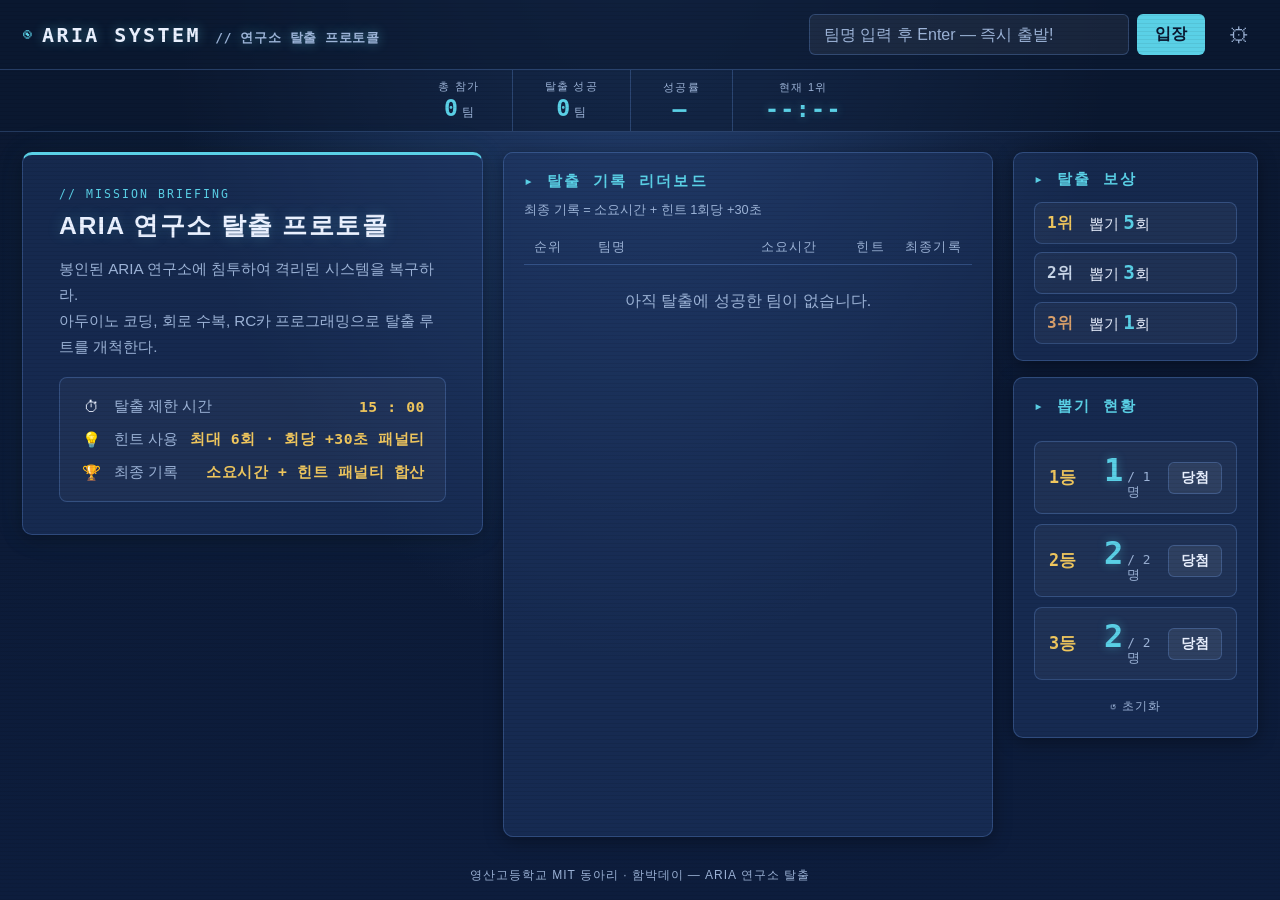
<file: index.html>
<!DOCTYPE html>
<html lang="ko">
<head>
  <meta charset="UTF-8">
  <meta name="viewport" content="width=device-width, initial-scale=1.0">
  <title>ARIA 연구소 탈출 — 리더보드</title>
  <link rel="stylesheet" href="css/style.css">
</head>
<body>
  <div class="scanlines" aria-hidden="true"></div>

  <header class="top-bar">
    <div class="brand">
      <span class="brand-mark">◉</span>
      <h1>ARIA SYSTEM <span class="brand-sub">// 연구소 탈출 프로토콜</span></h1>
    </div>
    <form id="entry-form" class="entry-form" autocomplete="off">
      <input type="text" id="entry-name" maxlength="20" placeholder="팀명 입력 후 Enter — 즉시 출발!" required>
      <button type="submit">입장</button>
    </form>
    <a class="admin-link" href="admin.html" title="기록 관리">⚙</a>
  </header>

  <div class="stats-bar">
    <div class="stat-chip">
      <span class="stat-label">총 참가</span>
      <div class="stat-row"><span class="stat-value" id="stat-total">0</span><span class="stat-unit">팀</span></div>
    </div>
    <div class="stat-chip">
      <span class="stat-label">탈출 성공</span>
      <div class="stat-row"><span class="stat-value" id="stat-success">0</span><span class="stat-unit">팀</span></div>
    </div>
    <div class="stat-chip">
      <span class="stat-label">성공률</span>
      <div class="stat-row"><span class="stat-value" id="stat-rate">—</span><span class="stat-unit" id="stat-rate-pct"></span></div>
    </div>
    <div class="stat-chip">
      <span class="stat-label">현재 1위</span>
      <div class="stat-row"><span class="stat-value stat-value-best" id="stat-best">--:--</span></div>
    </div>
  </div>

  <main class="layout" id="layout">
    <!-- Col 1: 진행 중인 팀 (팀 있을 때만) -->
    <section class="active-panel" id="active-panel" hidden>
      <h2 class="panel-title">▸ 진행 중인 팀</h2>
      <div id="session-cards" class="session-cards"></div>
    </section>

    <!-- 미션 브리핑 (항상 표시) -->
    <section id="mission-brief" class="mission-brief">
      <div class="brief-inner">
        <p class="brief-tag">// MISSION BRIEFING</p>
        <h2 class="brief-title">ARIA 연구소 탈출 프로토콜</h2>
        <p class="brief-desc">봉인된 ARIA 연구소에 침투하여 격리된 시스템을 복구하라.<br>아두이노 코딩, 회로 수복, RC카 프로그래밍으로 탈출 루트를 개척한다.</p>
        <div class="brief-rules">
          <div class="brief-rule">
            <span class="brief-rule-icon">⏱</span>
            <span>탈출 제한 시간</span>
            <span class="brief-rule-val">15 : 00</span>
          </div>
          <div class="brief-rule">
            <span class="brief-rule-icon">💡</span>
            <span>힌트 사용</span>
            <span class="brief-rule-val">최대 6회 · 회당 +30초 패널티</span>
          </div>
          <div class="brief-rule">
            <span class="brief-rule-icon">🏆</span>
            <span>최종 기록</span>
            <span class="brief-rule-val">소요시간 + 힌트 패널티 합산</span>
          </div>
        </div>
      </div>
    </section>

    <!-- 리더보드 -->
    <section class="board-panel">
      <h2 class="panel-title">▸ 탈출 기록 리더보드</h2>
      <p class="panel-note">최종 기록 = 소요시간 + 힌트 1회당 +30초</p>
      <table class="board" id="board-finished">
        <thead>
          <tr>
            <th class="col-rank">순위</th>
            <th>팀명</th>
            <th class="col-num">소요시간</th>
            <th class="col-num">힌트</th>
            <th class="col-num">최종기록</th>
          </tr>
        </thead>
        <tbody id="board-finished-body"></tbody>
      </table>
      <p class="empty-msg" id="empty-finished" hidden>아직 탈출에 성공한 팀이 없습니다.</p>

      <div id="dnf-section" hidden>
        <h3 class="dnf-title">— 미완주 —</h3>
        <table class="board board-dnf">
          <tbody id="board-dnf-body"></tbody>
        </table>
      </div>
    </section>

    <!-- Col 3: 탈출 보상 + 뽑기 현황 -->
    <div class="right-col">
      <section class="reward-panel">
        <h2 class="panel-title">▸ 탈출 보상</h2>
        <ul class="reward-list">
          <li class="reward-item">
            <span class="reward-rank rank-gold-txt">1위</span>
            <span class="reward-val">뽑기 <b>5</b>회</span>
          </li>
          <li class="reward-item">
            <span class="reward-rank rank-silver-txt">2위</span>
            <span class="reward-val">뽑기 <b>3</b>회</span>
          </li>
          <li class="reward-item">
            <span class="reward-rank rank-bronze-txt">3위</span>
            <span class="reward-val">뽑기 <b>1</b>회</span>
          </li>
        </ul>
      </section>

      <section id="lottery-panel" class="lottery-panel">
        <h2 class="panel-title">▸ 뽑기 현황</h2>
        <div id="lottery-prizes" class="lottery-prizes"></div>
        <button id="btn-lottery-reset" class="lottery-reset-btn">↺ 초기화</button>
      </section>
    </div>
  </main>

  <footer class="foot">영산고등학교 MIT 동아리 · 함박데이 — ARIA 연구소 탈출</footer>

  <script src="js/storage.js"></script>
  <script src="js/main.js"></script>
</body>
</html>
</file>
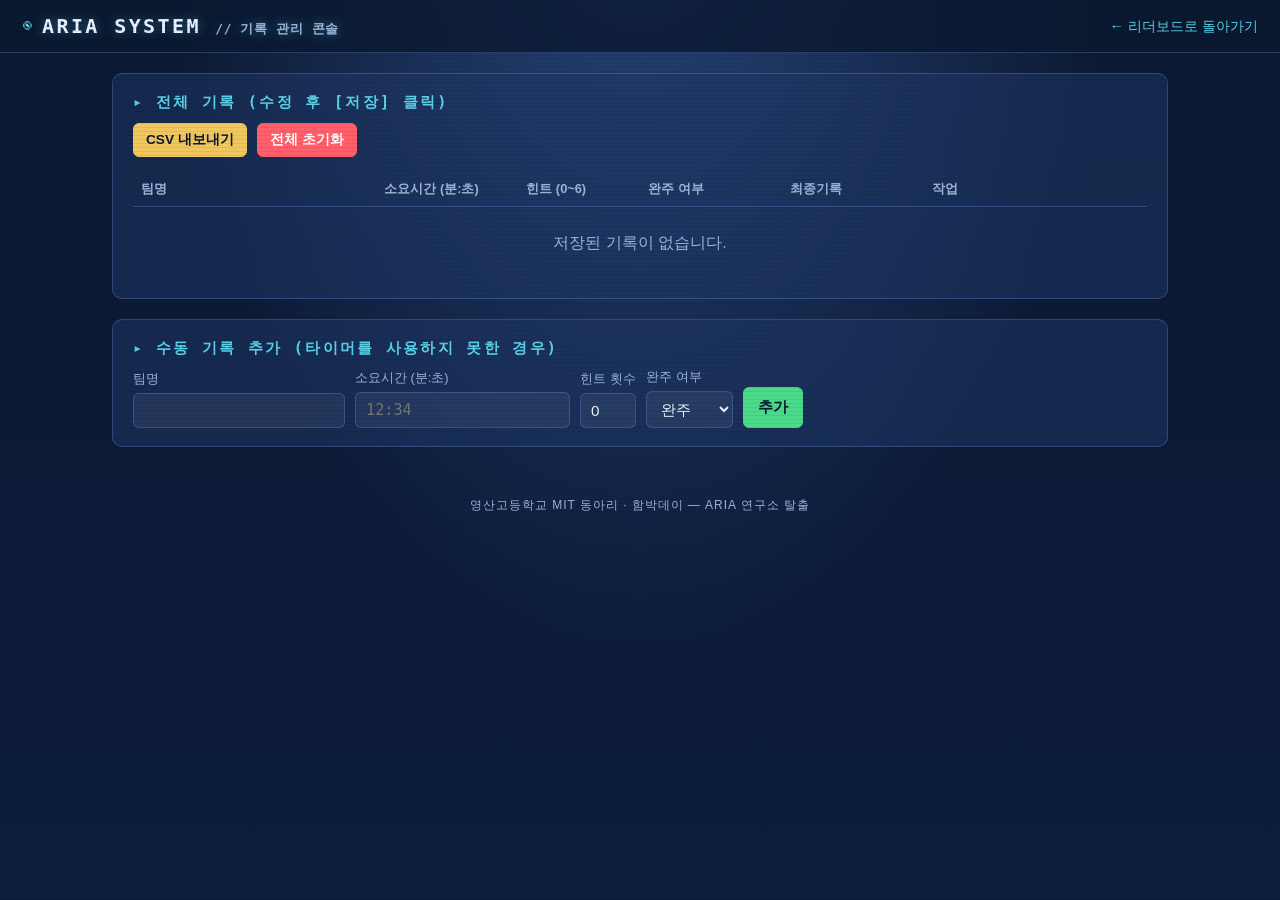
<file: admin.html>
<!DOCTYPE html>
<html lang="ko">
<head>
  <meta charset="UTF-8">
  <meta name="viewport" content="width=device-width, initial-scale=1.0">
  <title>ARIA 연구소 탈출 — 기록 관리</title>
  <link rel="stylesheet" href="css/style.css">
</head>
<body>
  <div class="scanlines" aria-hidden="true"></div>

  <header class="top-bar">
    <div class="brand">
      <span class="brand-mark">◉</span>
      <h1>ARIA SYSTEM <span class="brand-sub">// 기록 관리 콘솔</span></h1>
    </div>
    <a class="back-link" href="index.html">← 리더보드로 돌아가기</a>
  </header>

  <main class="admin-main">
    <section class="admin-section">
      <h2 class="panel-title">▸ 전체 기록 (수정 후 [저장] 클릭)</h2>
      <div class="admin-toolbar">
        <button id="btn-export" class="btn btn-gold btn-small">CSV 내보내기</button>
        <button id="btn-reset" class="btn btn-danger btn-small">전체 초기화</button>
      </div>
      <table class="admin-table">
        <thead>
          <tr>
            <th style="width:24%">팀명</th>
            <th style="width:14%">소요시간 (분:초)</th>
            <th style="width:12%">힌트 (0~6)</th>
            <th style="width:14%">완주 여부</th>
            <th style="width:14%">최종기록</th>
            <th style="width:22%">작업</th>
          </tr>
        </thead>
        <tbody id="admin-body"></tbody>
      </table>
      <p class="empty-msg" id="admin-empty" hidden>저장된 기록이 없습니다.</p>
    </section>

    <section class="admin-section">
      <h2 class="panel-title">▸ 수동 기록 추가 (타이머를 사용하지 못한 경우)</h2>
      <form id="add-form" class="add-form" autocomplete="off">
        <label>팀명
          <input type="text" id="add-name" maxlength="20" required>
        </label>
        <label>소요시간 (분:초)
          <input type="text" id="add-time" class="in-time" placeholder="12:34" required>
        </label>
        <label>힌트 횟수
          <input type="number" id="add-hints" min="0" max="6" value="0" required>
        </label>
        <label>완주 여부
          <select id="add-finished">
            <option value="1">완주</option>
            <option value="0">미완주</option>
          </select>
        </label>
        <button type="submit" class="btn btn-success">추가</button>
      </form>
    </section>
  </main>

  <footer class="foot">영산고등학교 MIT 동아리 · 함박데이 — ARIA 연구소 탈출</footer>

  <script src="js/storage.js"></script>
  <script src="js/admin.js"></script>
</body>
</html>
</file>
<file: css/style.css>
/* ARIA 연구소 탈출 — SF 연구소 모니터 테마
   네이비 #1F3864 기반 + 금색 포인트, 숫자는 모노스페이스
   오프라인 동작을 위해 웹폰트(CDN) 미사용 — 시스템 폰트 스택 */

:root {
  --navy-deep: #0b1830;
  --navy: #1f3864;
  --navy-light: #2a4a80;
  --panel: rgba(31, 56, 100, 0.55);
  --line: rgba(120, 170, 255, 0.25);
  --text: #eaf1ff;
  --text-dim: #9db4d8;
  --gold: #f0c75e;
  --silver: #c9d6e8;
  --bronze: #d9a06b;
  --cyan: #5ad0e6;
  --green: #4cd98a;
  --red: #ff5f6b;
  --mono: "Cascadia Mono", Consolas, "SF Mono", Menlo, monospace;
  --sans: "Malgun Gothic", "맑은 고딕", "Apple SD Gothic Neo", sans-serif;
}

* { box-sizing: border-box; margin: 0; padding: 0; }

body {
  min-height: 100vh;
  font-family: var(--sans);
  color: var(--text);
  background:
    radial-gradient(ellipse at 50% -20%, var(--navy-light) 0%, transparent 55%),
    linear-gradient(180deg, var(--navy-deep) 0%, #0d1d3d 100%);
  background-attachment: fixed;
  display: flex;
  flex-direction: column;
}

/* SF 모니터 스캔라인 효과 */
.scanlines {
  pointer-events: none;
  position: fixed;
  inset: 0;
  z-index: 999;
  background: repeating-linear-gradient(
    0deg,
    rgba(0, 0, 0, 0.12) 0px,
    rgba(0, 0, 0, 0.12) 1px,
    transparent 1px,
    transparent 4px
  );
  opacity: 0.5;
}

/* ---------- 상단 바 ---------- */

.top-bar {
  display: flex;
  align-items: center;
  gap: 16px;
  flex-wrap: wrap;
  padding: 14px 22px;
  border-bottom: 1px solid var(--line);
  background: rgba(11, 24, 48, 0.8);
}

.brand { display: flex; align-items: center; gap: 10px; flex: 1; min-width: 260px; }
.brand-mark { color: var(--cyan); font-size: 1.2rem; animation: pulse 2s infinite; }
@keyframes pulse { 50% { opacity: 0.35; } }

.brand h1 {
  font-size: 1.25rem;
  letter-spacing: 0.12em;
  font-family: var(--mono);
  color: var(--text);
  text-shadow: 0 0 12px rgba(90, 208, 230, 0.45);
}
.brand-sub { font-size: 0.8rem; color: var(--text-dim); letter-spacing: 0.05em; }

.entry-form { display: flex; gap: 8px; }
.entry-form input {
  width: min(320px, 60vw);
  padding: 10px 14px;
  font-size: 1rem;
  font-family: var(--sans);
  color: var(--text);
  background: rgba(255, 255, 255, 0.06);
  border: 1px solid var(--line);
  border-radius: 6px;
  outline: none;
}
.entry-form input:focus { border-color: var(--cyan); box-shadow: 0 0 10px rgba(90, 208, 230, 0.35); }
.entry-form input::placeholder { color: var(--text-dim); }
.entry-form button {
  padding: 10px 18px;
  font-size: 1rem;
  font-weight: 700;
  color: var(--navy-deep);
  background: var(--cyan);
  border: none;
  border-radius: 6px;
  cursor: pointer;
}
.entry-form button:hover { filter: brightness(1.1); }

.admin-link {
  color: var(--text-dim);
  font-size: 1.3rem;
  text-decoration: none;
  padding: 4px 8px;
}
.admin-link:hover { color: var(--gold); }

/* ---------- 통계 바 ---------- */

.stats-bar {
  display: flex;
  justify-content: center;
  background: rgba(11, 24, 48, 0.6);
  border-bottom: 1px solid var(--line);
}

.stat-chip {
  display: flex;
  flex-direction: column;
  align-items: center;
  justify-content: center;
  padding: 10px 32px;
  gap: 2px;
  border-right: 1px solid var(--line);
}
.stat-chip:last-child { border-right: none; }

.stat-label {
  font-size: 0.68rem;
  letter-spacing: 0.12em;
  color: var(--text-dim);
  text-transform: uppercase;
}

.stat-row { display: flex; align-items: baseline; gap: 4px; }

.stat-value {
  font-family: var(--mono);
  font-size: 1.45rem;
  font-weight: 700;
  color: var(--cyan);
  line-height: 1;
}

.stat-unit {
  font-size: 0.75rem;
  color: var(--text-dim);
  font-family: var(--mono);
}

.stat-value-best {
  letter-spacing: 0.06em;
  text-shadow: 0 0 10px rgba(90, 208, 230, 0.45);
}

/* ---------- 미션 브리핑 ---------- */

.mission-brief {
  display: flex;
  justify-content: center;
  align-items: flex-start;
}

.brief-inner {
  width: 100%;
  background: var(--panel);
  border: 1px solid var(--line);
  border-top: 3px solid var(--cyan);
  border-radius: 10px;
  padding: 32px 36px;
  box-shadow: 0 4px 18px rgba(0, 0, 0, 0.35), 0 0 40px rgba(90, 208, 230, 0.05);
}

.brief-tag {
  font-family: var(--mono);
  font-size: 0.72rem;
  letter-spacing: 0.18em;
  color: var(--cyan);
  margin-bottom: 8px;
}

.brief-title {
  font-size: 1.55rem;
  letter-spacing: 0.06em;
  color: var(--text);
  margin-bottom: 14px;
  text-shadow: 0 0 14px rgba(90, 208, 230, 0.25);
}

.brief-desc {
  font-size: 0.95rem;
  color: var(--text-dim);
  line-height: 1.7;
  margin-bottom: 18px;
}

.brief-rules {
  display: flex;
  flex-direction: column;
  gap: 12px;
  padding: 18px 20px;
  background: rgba(255, 255, 255, 0.035);
  border: 1px solid var(--line);
  border-radius: 8px;
}

.brief-rule {
  display: flex;
  align-items: center;
  gap: 12px;
  font-size: 0.95rem;
}

.brief-rule-icon { width: 22px; text-align: center; flex-shrink: 0; }
.brief-rule span:nth-child(2) { flex-shrink: 0; color: var(--text-dim); white-space: nowrap; }

.brief-rule-val {
  font-family: var(--mono);
  color: var(--gold);
  font-weight: 700;
  font-size: 0.92rem;
  letter-spacing: 0.04em;
  flex: 1;
  min-width: 0;
  white-space: nowrap;
  overflow: hidden;
  text-overflow: ellipsis;
  text-align: right;
}

/* 팀 진행 중: 브리핑 컴팩트 */
.layout.with-active .brief-desc  { display: none; }
.layout.with-active .brief-inner { padding: 14px 18px; }
.layout.with-active .brief-tag   { font-size: 0.68rem; margin-bottom: 4px; }
.layout.with-active .brief-title { font-size: 1.05rem; margin-bottom: 10px; }
.layout.with-active .brief-rules { gap: 6px; padding: 10px 12px; }
.layout.with-active .brief-rule  { font-size: 0.85rem; gap: 10px; }
.layout.with-active .brief-rule-icon { width: 18px; font-size: 0.9rem; }
.layout.with-active .brief-rule-val  { font-size: 0.82rem; }

.brief-cta {
  font-size: 0.82rem;
  color: var(--cyan);
  text-align: center;
  letter-spacing: 0.04em;
  opacity: 0.65;
}

.mission-brief[hidden] { display: none; }

/* ---------- 레이아웃 ---------- */

.layout {
  flex: 1;
  display: grid;
  /* 기본: 브리핑(col1) | 리더보드(col2) | 우측(col3) */
  grid-template-columns: 4fr 6fr minmax(200px, 3fr);
  gap: 20px;
  padding: 20px 22px;
  width: 100%;
  max-width: 1500px;
  margin: 0 auto;
}

/* 팀 진행 중: active-panel(col1) | 브리핑+리더보드(col2) | 우측(col3) */
.layout.with-active {
  grid-template-columns: minmax(280px, 4fr) 6fr minmax(200px, 3fr);
  grid-template-rows: auto 1fr;
}
.layout.with-active #active-panel  { grid-column: 1; grid-row: 1 / 3; }
.layout.with-active #mission-brief { grid-column: 2; grid-row: 1; }
.layout.with-active .board-panel   { grid-column: 2; grid-row: 2; }
.layout.with-active .right-col     { grid-column: 3; grid-row: 1 / 3; }

.panel-title {
  font-size: 0.95rem;
  font-family: var(--mono);
  letter-spacing: 0.15em;
  color: var(--cyan);
  margin-bottom: 10px;
}
.panel-note { font-size: 0.8rem; color: var(--text-dim); margin-bottom: 12px; }

/* ---------- 진행 중인 팀 카드 ---------- */

.session-cards { display: flex; flex-direction: column; gap: 14px; }

.session-card {
  background: var(--panel);
  border: 1px solid var(--line);
  border-left: 4px solid var(--cyan);
  border-radius: 10px;
  padding: 16px 18px;
  box-shadow: 0 4px 18px rgba(0, 0, 0, 0.35);
}
.session-card.overtime {
  border-left-color: var(--red);
  animation: blink-border 1s infinite;
}
@keyframes blink-border {
  50% { box-shadow: 0 0 18px rgba(255, 95, 107, 0.55); }
}

.session-name { font-size: 1.25rem; font-weight: 700; margin-bottom: 4px; }

.session-timer {
  font-family: var(--mono);
  font-size: clamp(2.4rem, 5vw, 3.6rem);
  font-weight: 700;
  letter-spacing: 0.06em;
  color: var(--text);
  text-shadow: 0 0 16px rgba(90, 208, 230, 0.4);
  line-height: 1.1;
}
.session-card.overtime .session-timer { color: var(--red); text-shadow: 0 0 16px rgba(255, 95, 107, 0.5); }

.session-hints { font-size: 0.95rem; color: var(--text-dim); margin: 6px 0 12px; }
.session-hints b { color: var(--gold); font-family: var(--mono); }
.penalty { color: var(--red); }

.session-actions { display: flex; gap: 8px; flex-wrap: wrap; }

.btn {
  padding: 9px 14px;
  font-size: 0.95rem;
  font-weight: 700;
  font-family: var(--sans);
  border: 1px solid var(--line);
  border-radius: 6px;
  cursor: pointer;
  background: rgba(255, 255, 255, 0.07);
  color: var(--text);
}
.btn:hover { filter: brightness(1.25); }
.btn-hint { border-color: var(--gold); color: var(--gold); }
.btn-success { background: var(--green); border-color: var(--green); color: var(--navy-deep); }
.btn-fail { border-color: var(--red); color: var(--red); }

/* ---------- 리더보드 ---------- */

.board-panel {
  background: var(--panel);
  border: 1px solid var(--line);
  border-radius: 10px;
  padding: 18px 20px;
  box-shadow: 0 4px 18px rgba(0, 0, 0, 0.35);
}

.board { width: 100%; border-collapse: collapse; }
.board th {
  font-size: 0.8rem;
  font-weight: 400;
  letter-spacing: 0.1em;
  color: var(--text-dim);
  text-align: left;
  padding: 8px 10px;
  border-bottom: 1px solid var(--line);
}
.board td {
  padding: 10px;
  font-size: 1.05rem;
  border-bottom: 1px solid rgba(120, 170, 255, 0.1);
}
.col-rank { width: 64px; }
.col-num { text-align: right; font-family: var(--mono); width: 15%; white-space: nowrap; }
/* .board th의 text-align: left보다 우선순위를 높여 헤더도 숫자와 같이 오른쪽 정렬 */
.board th.col-num { text-align: right; font-family: var(--sans); }
.final { font-weight: 700; color: var(--cyan); }

.rank-badge {
  display: inline-block;
  min-width: 34px;
  text-align: center;
  font-family: var(--mono);
  font-weight: 700;
  padding: 3px 0;
  border-radius: 6px;
  background: rgba(255, 255, 255, 0.08);
}

/* 1~3위 금/은/동 강조 */
.rank-gold td { background: rgba(240, 199, 94, 0.12); font-size: 1.15rem; }
.rank-gold .rank-badge { background: var(--gold); color: var(--navy-deep); }
.rank-gold .final { color: var(--gold); }
.rank-silver td { background: rgba(201, 214, 232, 0.09); }
.rank-silver .rank-badge { background: var(--silver); color: var(--navy-deep); }
.rank-bronze td { background: rgba(217, 160, 107, 0.09); }
.rank-bronze .rank-badge { background: var(--bronze); color: var(--navy-deep); }

.empty-msg { padding: 26px 0; text-align: center; color: var(--text-dim); }

.dnf-title {
  margin: 18px 0 6px;
  font-size: 0.85rem;
  font-weight: 400;
  letter-spacing: 0.15em;
  color: var(--text-dim);
  text-align: center;
}
.board-dnf td { color: var(--text-dim); }

/* ---------- 뽑기 현황 ---------- */

.right-col {
  display: flex;
  flex-direction: column;
  gap: 16px;
  align-self: start;
}

.reward-panel {
  background: var(--panel);
  border: 1px solid var(--line);
  border-radius: 10px;
  padding: 16px 20px;
  box-shadow: 0 4px 18px rgba(0, 0, 0, 0.35);
}

.reward-list {
  list-style: none;
  display: flex;
  flex-direction: column;
  gap: 8px;
  margin-top: 12px;
}

.reward-item {
  display: flex;
  align-items: center;
  gap: 10px;
  padding: 8px 12px;
  background: rgba(255, 255, 255, 0.04);
  border: 1px solid var(--line);
  border-radius: 8px;
}

.reward-rank {
  font-family: var(--mono);
  font-weight: 700;
  font-size: 1rem;
  min-width: 2em;
}

.rank-gold-txt   { color: var(--gold); }
.rank-silver-txt { color: var(--silver); }
.rank-bronze-txt { color: var(--bronze); }

.reward-val { font-size: 0.95rem; color: var(--text); }
.reward-val b { font-family: var(--mono); font-size: 1.2rem; color: var(--cyan); }

.lottery-panel {
  background: var(--panel);
  border: 1px solid var(--line);
  border-radius: 10px;
  padding: 18px 20px;
  box-shadow: 0 4px 18px rgba(0, 0, 0, 0.35);
  display: flex;
  flex-direction: column;
}

.lottery-prizes {
  display: flex;
  flex-direction: column;
  gap: 10px;
  margin: 14px 0;
  flex: 1;
}

.lottery-chip {
  display: flex;
  align-items: center;
  gap: 8px;
  padding: 12px 14px;
  background: rgba(255, 255, 255, 0.04);
  border: 1px solid var(--line);
  border-radius: 8px;
  transition: opacity 0.3s;
}

.lottery-chip.sold-out { opacity: 0.4; }

.lottery-rank {
  color: var(--gold);
  font-weight: 700;
  font-size: 1.05rem;
  font-family: var(--mono);
  min-width: 2.8em;
}

.lottery-remain {
  display: flex;
  align-items: baseline;
  gap: 4px;
  flex: 1;
}

.lottery-num {
  font-family: var(--mono);
  font-size: 2rem;
  font-weight: 700;
  color: var(--cyan);
  text-shadow: 0 0 10px rgba(90, 208, 230, 0.4);
  line-height: 1;
}

.lottery-denom {
  font-size: 0.8rem;
  color: var(--text-dim);
  font-family: var(--mono);
}

.btn-claim { padding: 6px 12px; font-size: 0.85rem; }
.btn-claim:disabled { cursor: not-allowed; filter: none; opacity: 0.5; }

.lottery-reset-btn {
  background: none;
  border: none;
  color: var(--text-dim);
  font-size: 0.78rem;
  letter-spacing: 0.08em;
  cursor: pointer;
  padding: 4px;
  font-family: var(--sans);
  text-align: center;
  align-self: center;
}
.lottery-reset-btn:hover { color: var(--text); }

/* ---------- 푸터 ---------- */

.foot {
  padding: 10px 22px 16px;
  text-align: center;
  font-size: 0.75rem;
  color: var(--text-dim);
  letter-spacing: 0.08em;
}

/* ---------- 관리 화면 ---------- */

.admin-main { max-width: 1100px; margin: 0 auto; padding: 20px 22px; width: 100%; }

.admin-section {
  background: var(--panel);
  border: 1px solid var(--line);
  border-radius: 10px;
  padding: 18px 20px;
  margin-bottom: 20px;
}

.admin-table { width: 100%; border-collapse: collapse; }
.admin-table th {
  font-size: 0.8rem;
  color: var(--text-dim);
  text-align: left;
  padding: 8px;
  border-bottom: 1px solid var(--line);
}
.admin-table td { padding: 8px; border-bottom: 1px solid rgba(120, 170, 255, 0.1); }

.admin-table input, .admin-table select,
.add-form input, .add-form select {
  width: 100%;
  padding: 8px 10px;
  font-size: 0.95rem;
  font-family: var(--sans);
  color: var(--text);
  background: rgba(255, 255, 255, 0.06);
  border: 1px solid var(--line);
  border-radius: 6px;
  outline: none;
}
.admin-table input:focus, .add-form input:focus { border-color: var(--cyan); }
.admin-table select option, .add-form select option { background: var(--navy); color: var(--text); }
.admin-table .in-time, .add-form .in-time { font-family: var(--mono); }

.add-form { display: flex; gap: 10px; flex-wrap: wrap; align-items: end; }
.add-form label { display: flex; flex-direction: column; gap: 5px; font-size: 0.8rem; color: var(--text-dim); }

.btn-small { padding: 7px 12px; font-size: 0.85rem; }
.btn-danger { background: var(--red); border-color: var(--red); color: #fff; }
.btn-gold { background: var(--gold); border-color: var(--gold); color: var(--navy-deep); }

.admin-toolbar { display: flex; gap: 10px; flex-wrap: wrap; margin-bottom: 16px; }
.back-link { color: var(--cyan); text-decoration: none; font-size: 0.9rem; }
.back-link:hover { text-decoration: underline; }

/* ---------- 모바일/태블릿 ---------- */

@media (max-width: 900px) {
  .layout.with-active { grid-template-columns: 1fr; }
  .top-bar { padding: 12px 14px; }
  .layout, .admin-main { padding: 14px; }
  .board td { font-size: 0.95rem; padding: 8px 6px; }
  .session-timer { font-size: 2.6rem; }
}
</file>
